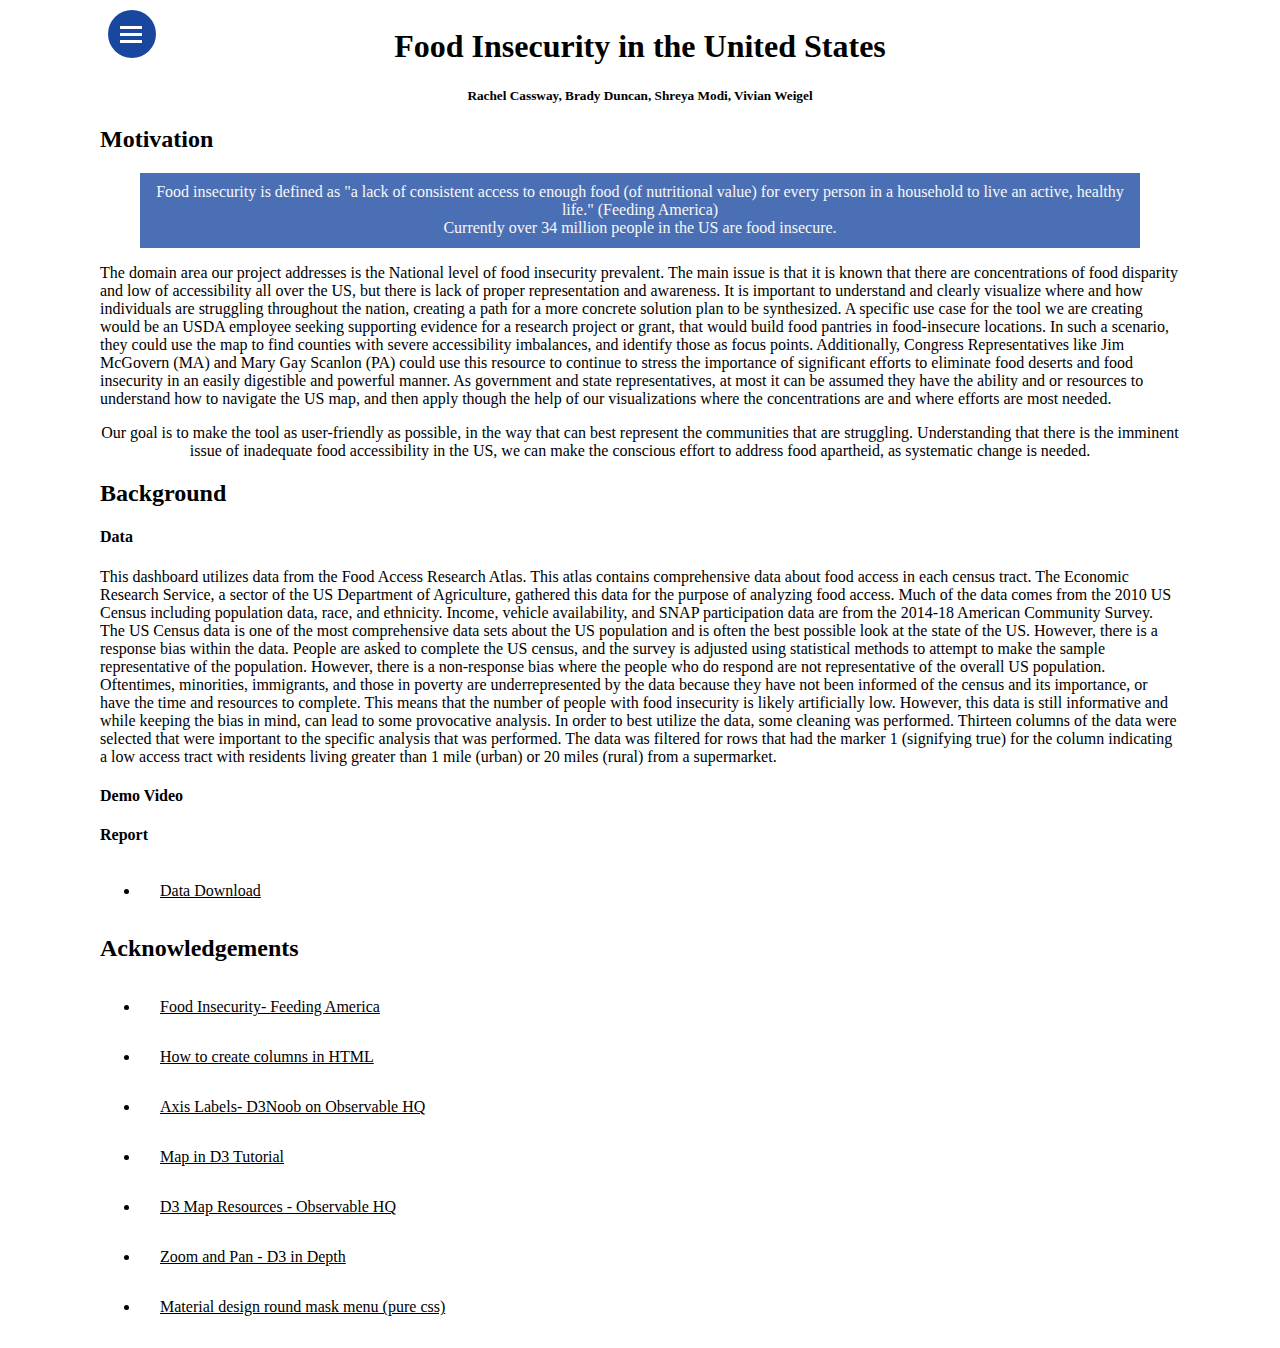
<file: index.html>
<!DOCTYPE html>
<html> 

<head>
    <meta charset=utf-8/>
    <link rel="stylesheet" type="text/css" href="style.css">

    <title>US Food Apartheid</title>
</head>


<body id ='homePage'>

    <nav>
        <div class="navicon">
        <div></div>
        </div>
        <a href="index.html" class="tabs">Home</a>
        <a href="map.html" class="tabs">Map Analysis and Exploration</a>
        <a href="poverty.html" class="tabs">Poverty Rate Analysis</a>
    </nav>


    <p class="groove"> <h1>Food Insecurity in the United States</h1> </p>
    <h5>Rachel Cassway, Brady Duncan, Shreya Modi, Vivian Weigel</h5>

    <div>
        <h2>Motivation</h2>
        <blockquote>
            <center>Food insecurity is defined as "a lack of consistent access to enough food (of nutritional value) for every
            person in a household to live an active, healthy life." (Feeding America)
                <br>Currently over 34 million people in the US are food insecure.
            </center>
        </blockquote>

        <p>The domain area our project addresses is the National level of food insecurity prevalent. The main issue is
            that it is known that there are concentrations of food disparity and low of accessibility all over the US, but there
            is lack of proper representation and awareness. It is important to understand and clearly visualize where
            and how individuals are struggling throughout the nation, creating a path for a more concrete solution plan to
            be synthesized. A specific use case for the tool we are creating would be an USDA employee seeking
            supporting evidence for a research project or grant, that would build food pantries in food-insecure
            locations. In such a scenario, they could use the map to find counties with severe accessibility imbalances,
            and identify those as focus points. Additionally, Congress Representatives like Jim McGovern
            (MA) and Mary Gay Scanlon (PA) could use this resource to continue to stress the importance of
            significant efforts to eliminate food deserts and food insecurity in an easily digestible and powerful
            manner. As government and state representatives, at most it can be assumed they have the ability and or resources
            to understand how to navigate the US map, and then apply though the help of our visualizations where the
            concentrations are and where efforts are most needed.
            <center> Our goal is to make the tool as user-friendly as
            possible, in the way that can best represent the communities that are struggling.
            Understanding that there is the imminent issue of inadequate food accessibility
            in the US, we can make the conscious effort to address food apartheid, as systematic change is needed.
            </center>
        </p>
    </div>

    <div>
        <h2>Background</h2>
        <section>
            <h4>Data</h4>
            <p>This dashboard utilizes data from the Food Access Research Atlas. This atlas contains comprehensive
                data about food access in each census tract. The Economic Research Service, a sector of the US
                Department of Agriculture, gathered this data for the purpose of analyzing food access. Much of the
                data comes from the 2010 US Census including population data, race, and ethnicity. Income, vehicle
                availability, and SNAP participation data are from the 2014-18 American Community Survey. The US Census
                data is one of the most comprehensive data sets about the US population and is often the best possible
                look at the state of the US. However, there is a response bias within the data. People are asked to
                complete the US census, and the survey is adjusted using statistical methods to attempt to make the
                sample representative of the population. However, there is a non-response bias where the people who do
                respond are not representative of the overall US population. Oftentimes, minorities, immigrants, and
                those in poverty are underrepresented by the data because they have not been informed of the census
                and its importance, or have the time and resources to complete. This means that the number of people
                with food insecurity is likely artificially low. However, this data is still informative and while
                keeping the bias in mind, can lead to some provocative analysis. In order to best utilize the data, some
                cleaning was performed. Thirteen columns of the data were selected that were important to the
                specific analysis that was performed. The data was filtered for rows that had the marker 1
                (signifying true) for the column indicating a low access tract with residents living greater
                than 1 mile (urban) or 20 miles (rural) from a supermarket.

            <h4>Demo Video</h4>
            <div>
                <!-- Insert video here -->
            </div>

            <h4>Report</h4>
            <div>
                <!-- Insert report here -->
            </div>

            <ul>
            <li><a href="https://www.ers.usda.gov/data-products/food-access-research-atlas/download-the-data/"
                       target="_blank">Data Download</a></li>
            </ul>
            </p>
        </section>
    </div>

    <div>

        <h2>Acknowledgements</h2>
        <ul>
            <li><a href="https://www.feedingamerica.org/hunger-in-america/food-insecurity#:~:text=Food%20insecurity%20is%20defined%20as,people%20can't%20afford%20food." target="_blank">
                Food Insecurity- Feeding America</a></li>
            <li><a href="https://www.educative.io/answers/how-to-create-columns-in-html" target="_blank">
                How to create columns in HTML</a></li>
            <li><a href="https://bl.ocks.org/d3noob/f46a355d35077a7dc12f9a97aeb6bc5d" target="_blank">
                Axis Labels- D3Noob on Observable HQ</a></li>
            <li><a href="https://www.youtube.com/watch?v=hrJ64jpYb0A" target="_blank">
               Map in D3 Tutorial</a></li>
            <li><a href="https://observablehq.com/@d3/u-s-state-capitals?collection=@d3/d3-geo" target="_blank">
               D3 Map Resources - Observable HQ</a></li>
            <li><a href="https://www.d3indepth.com/zoom-and-pan/" target="_blank">
                Zoom and Pan - D3 in Depth
            </a></li>
            <li><a href="https://codepen.io/sorinbotirla/pen/QyoYgx" target="_blank">
                Material design round mask menu (pure css)
            </a></li>
        </ul>


    </div>


</body>

</html>
</file>
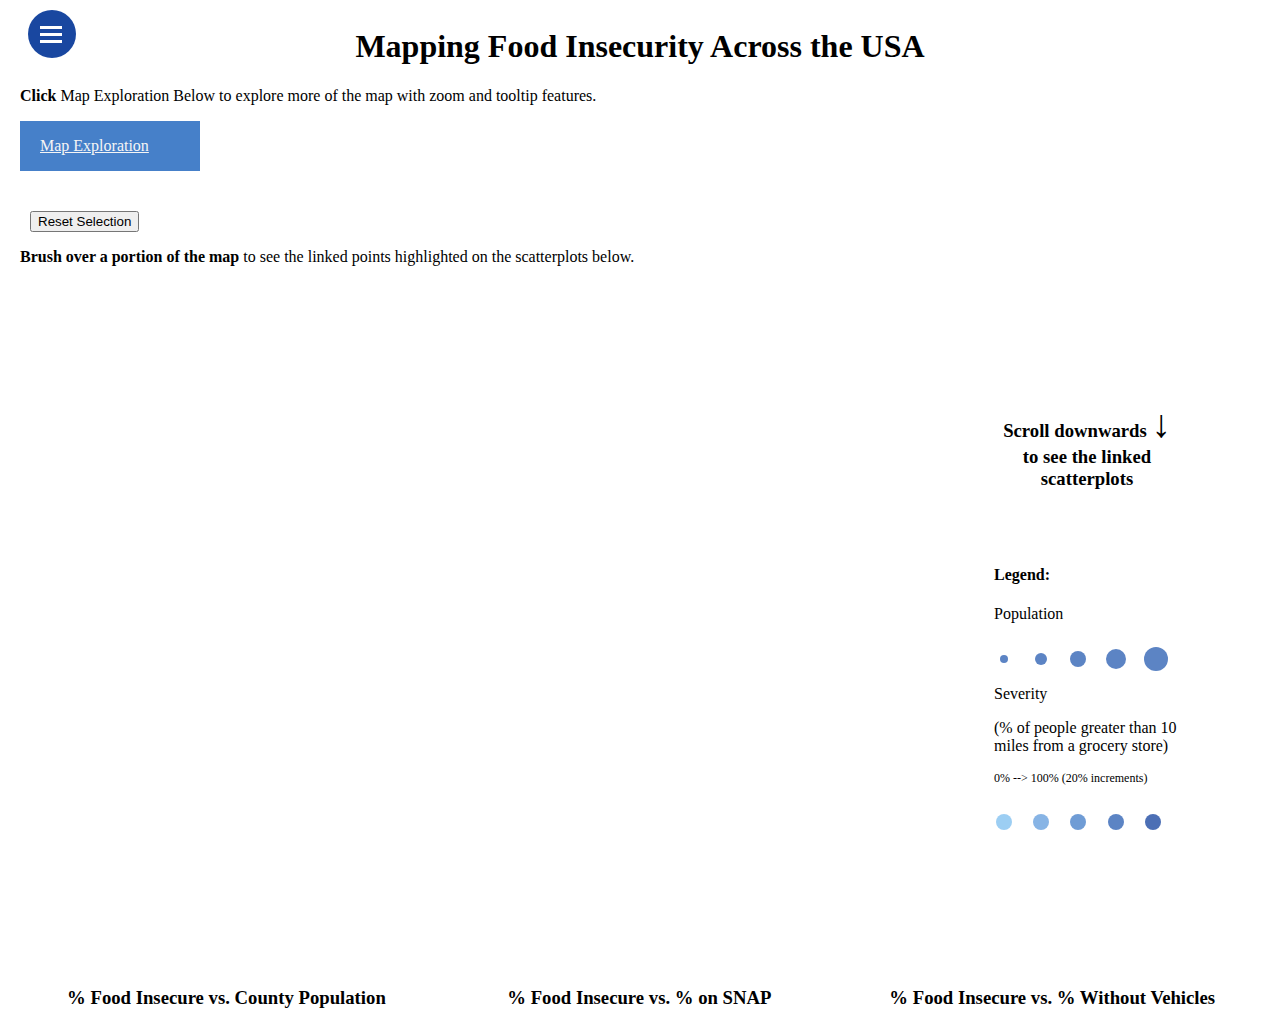
<file: map.html>
<!DOCTYPE html>
<html lang="en">
<head>
    <meta charset="UTF-8" http-equiv="encoding">
    <title>Map and Associated Scatter Plots</title>
    <link rel="stylesheet" type="text/css" href="style.css">
    <script type="text/javascript" src='js/d3.v6.1.1/d3.min.js'></script>
    <script src='js/topojson.js'></script>

</head>
<body>
    <nav>
        <div class="navicon">
        <div></div>
        </div>
        <a href="index.html">Home</a>
        <a href="map.html">Map Analysis and Exploration</a>
        <a href="poverty.html">Poverty Rate Analysis</a>
    </nav>

    <p class="groove"> <h1>Mapping Food Insecurity Across the USA</h1> </p>
    <p><strong>Click</strong> Map Exploration Below to explore more of the map with zoom and tooltip features.</p>

    <div id = 'expNav'>
        <a href="mapExplore.html">Map Exploration</a>
    </div>

    <div class="mapSect">
        <button id='reset'>Reset Selection</button>
        
        <div class='mapRow'>
            <div id="map" class = 'col right'>
                <p><strong>Brush over a portion of the map </strong>
                    to see the linked points highlighted on the scatterplots below.</p>

            </div>

            <div id='legend' class = 'col left'>
                <h3> Scroll downwards
                    <big><big><big><big>&#8595;</big></big></big></big>
                    <br>
                    to see the linked scatterplots</h3>

                <br>
                <br>

                <h4> Legend: </h4>
                <p> Population </p>
                <p class = 'leg'>
                    <svg class = 'pop'> <circle cx='10px' cy='20px' r='4px'/>></svg>
                    <svg class = 'pop'> <circle cx='10px' cy='20px' r='6px'/>></svg>
                    <svg class = 'pop'> <circle cx='10px' cy='20px' r='8px'/>></svg>
                    <svg class = 'pop'> <circle cx='10px' cy='20px' r='10px'/>></svg>
                    <svg class = 'pop'> <circle cx='13px' cy='20px' r='12px'/>></svg>
                </p>
                <p class = 'legText'> Severity </p>
                <p> (% of people greater than 10 miles from a grocery store) </p>
                <p class = 'subText'>0% --> 100% (20% increments)</p>
                <p class = 'leg'>
                    <svg id = 'sev1'> <circle cx='10px' cy='20px' r='8px'/>></svg>
                    <svg id = 'sev2'> <circle cx='10px' cy='20px' r='8px'/>></svg>
                    <svg id = 'sev3'> <circle cx='10px' cy='20px' r='8px'/>></svg>
                    <svg id = 'sev4'> <circle cx='10px' cy='20px' r='8px'/>></svg>
                    <svg id = 'sev5'> <circle cx='10px' cy='20px' r='8px'/>></svg>
                </p>

            </div>

        </div>

        <div id="row">
            <div id="subplot1" class="column">
                <h3>% Food Insecure vs. County Population</h3>
            </div>

            <div id="subplot2" class="column">
                <h3>% Food Insecure vs. % on SNAP</h3>
            </div>

            <div id="subplot3" class="column">
                <h3>% Food Insecure vs. % Without Vehicles</h3>
            </div>
        </div>

    </div>

    <script type="module" src="js/map.js"></script>
</body>
</html>
</file>
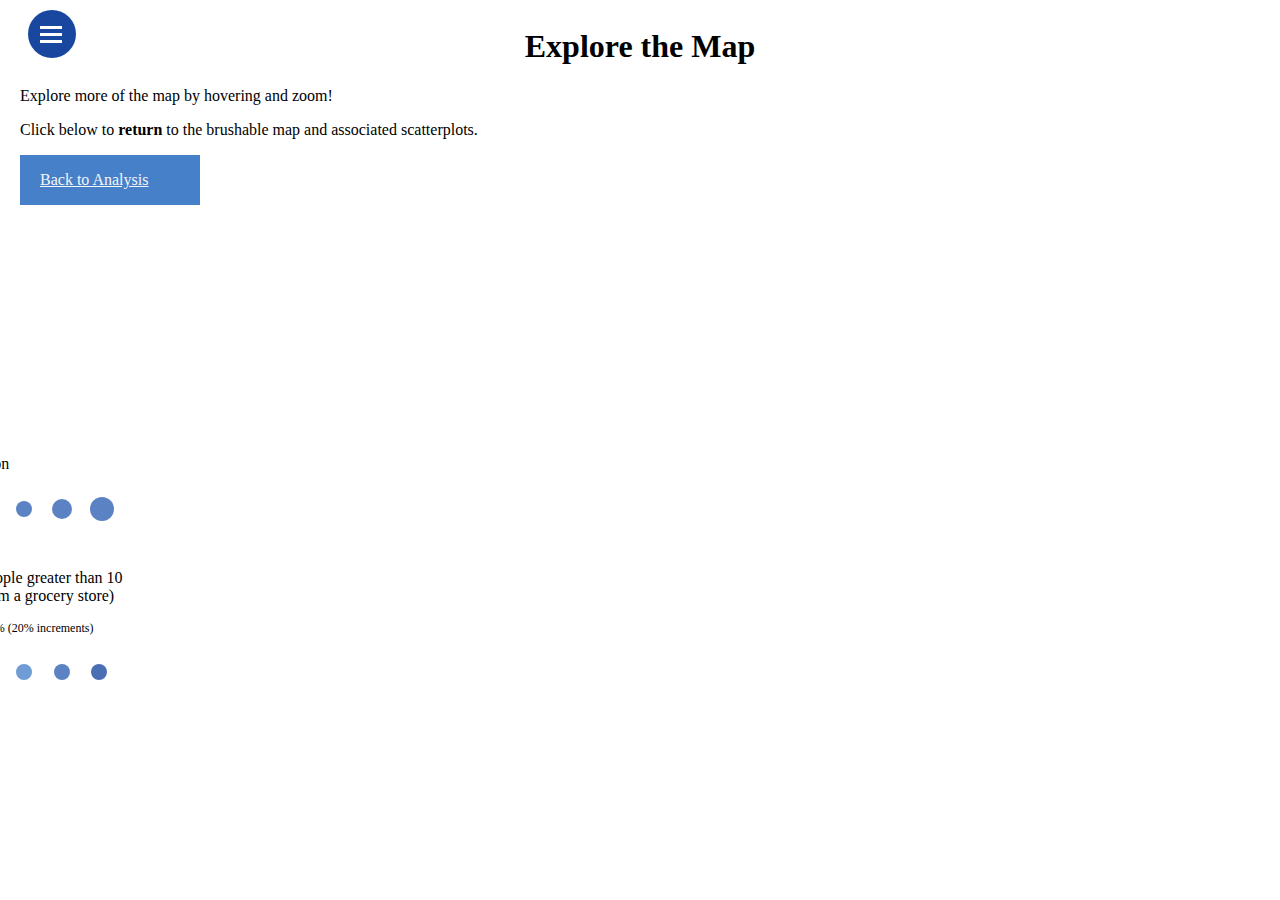
<file: mapExplore.html>
<!DOCTYPE html>
<html lang="en">
<head>
    <meta charset="UTF-8" http-equiv="encoding">
    <title>Map Exploration</title>
    <link rel="stylesheet" type="text/css" href="style.css">
    <script type="text/javascript" src='js/d3.v6.1.1/d3.min.js'></script>
    <script src='js/topojson.js'></script>

</head>
<body>
    <nav>
        <div class="navicon">
        <div></div>
        </div>
        <a href="index.html">Home</a>
        <a href="map.html">Map Analysis and Exploration</a>
        <a href="poverty.html">Poverty Rate Analysis</a>
    </nav>

    <p class="groove"> <h1>Explore the Map</h1> </p>
    <p>Explore more of the map by hovering and zoom!</p>
    <p>Click below to <strong>return</strong> to the brushable map and associated scatterplots.</p>
    <div id = 'expNav'>
        <a href="map.html">Back to Analysis</a>
    </div>


    <div class ='mapSect'>
        <div class='mapRow'>
            <div id="map" class = 'col right'>



            </div>
            <div id='legend' class = 'col left'>
                <h4> Legend: </h4>
                <p> Population </p>
                <p class = 'leg'>
                    <svg class = 'pop'> <circle cx='10px' cy='20px' r='4px'/>></svg>
                    <svg class = 'pop'> <circle cx='10px' cy='20px' r='6px'/>></svg>
                    <svg class = 'pop'> <circle cx='10px' cy='20px' r='8px'/>></svg>
                    <svg class = 'pop'> <circle cx='10px' cy='20px' r='10px'/>></svg>
                    <svg class = 'pop'> <circle cx='13px' cy='20px' r='12px'/>></svg>
                </p>
                <p class = 'legText'> Severity </p>
                <p> (% of people greater than 10 miles from a grocery store) </p>
                <p class = 'subText'>0% --> 100% (20% increments)</p>
                <p class = 'leg'>
                    <svg id = 'sev1'> <circle cx='10px' cy='20px' r='8px'/>></svg>
                    <svg id = 'sev2'> <circle cx='10px' cy='20px' r='8px'/>></svg>
                    <svg id = 'sev3'> <circle cx='10px' cy='20px' r='8px'/>></svg>
                    <svg id = 'sev4'> <circle cx='10px' cy='20px' r='8px'/>></svg>
                    <svg id = 'sev5'> <circle cx='10px' cy='20px' r='8px'/>></svg>
                </p>

            </div>

        </div>

    </div>

    <script type="module" src="./js/mapExplore.js"></script>
</body>
</html>
</file>
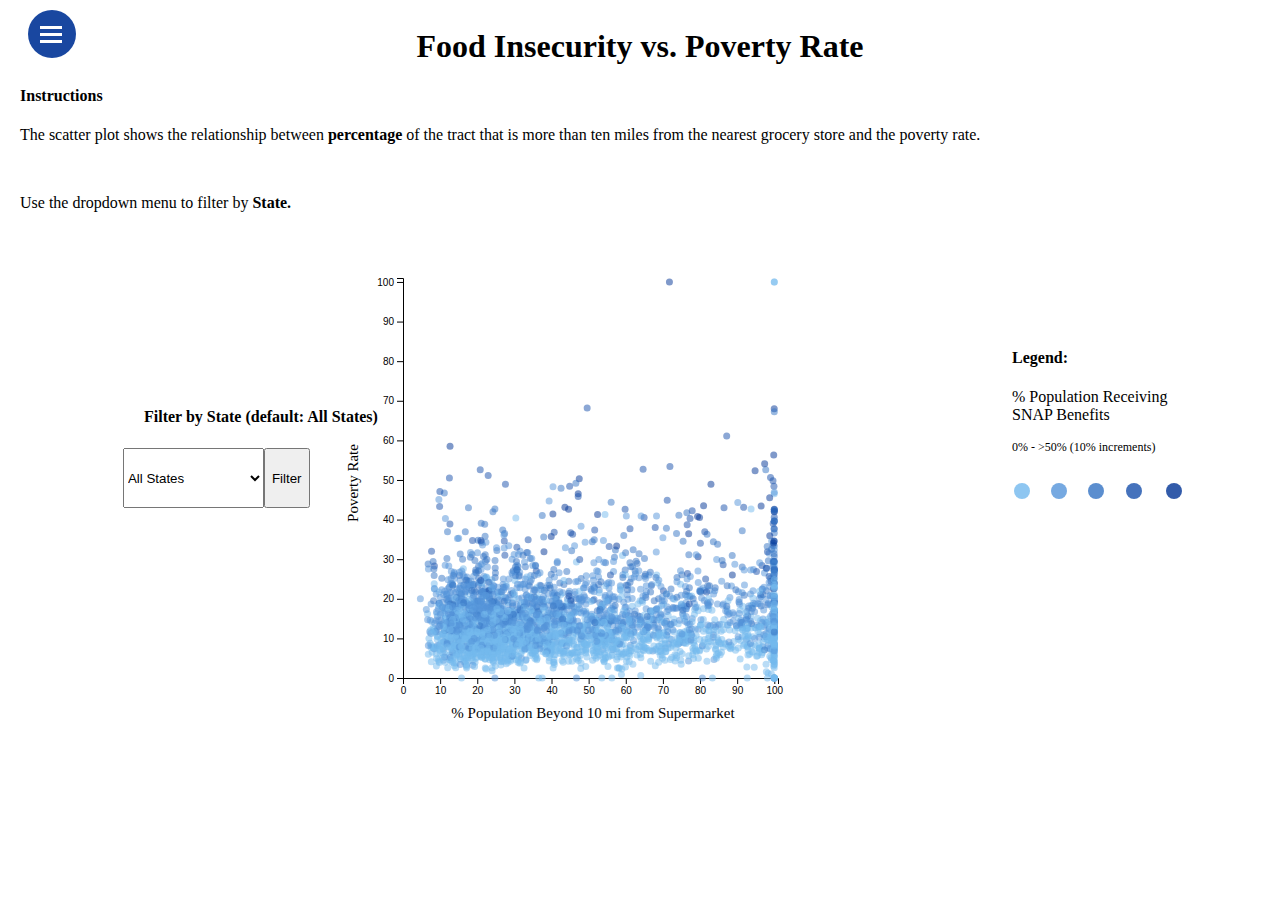
<file: poverty.html>
<!DOCTYPE html>
<html lang='en'>
<head>

    <meta charset='UTF-8'>
    <title>Food Insecurity vs. Poverty Rate</title>
    <link rel='stylesheet' href='style.css'>
    <script src='js/d3.v6.1.1/d3.min.js'></script>

</head>
<body>
    <nav>
        <div class="navicon">
        <div></div>
        </div>
        <a href='index.html'>Home</a>
        <a href='map.html'>Map Analysis and Exploration</a>
        <a href='poverty.html'>Poverty Rate Analysis</a>
    </nav>

    <p class="groove"> <h1>Food Insecurity vs. Poverty Rate</h1> </p>

    <div id='instructions'>
        <h4> Instructions </h4>
        <p> The scatter plot shows the relationship between <strong>percentage</strong> of the tract
        that is more than ten miles from the nearest grocery store and the poverty rate. </p>
        <br>
        <p>
        Use the dropdown menu to filter by <strong>State.</strong>
        </p>
    </div>
    <div id="scatterRow">

        <div class='scatterColumn'>
            <div id='scatter'>
                <h4 id="filterLabel">Filter by State (default: All States)</h4>
                <select id='stateFilter'>
                    <option value="all">All States</option>
                    <option value="Alabama">Alabama</option>
                    <option value="Alaska">Alaska</option>
                    <option value="Arizona">Arizona</option>
                    <option value="Arkansas">Arkansas</option>
                    <option value="California">California</option>
                    <option value="Colorado">Colorado</option>
                    <option value="Connecticut">Connecticut</option>
                    <option value="Delaware">Delaware</option>
                    <option value="District Of Columbia">District Of Columbia</option>
                    <option value="Florida">Florida</option>
                    <option value="Georgia">Georgia</option>
                    <option value="Hawaii">Hawaii</option>
                    <option value="Idaho">Idaho</option>
                    <option value="Illinois">Illinois</option>
                    <option value="Indiana">Indiana</option>
                    <option value="Iowa">Iowa</option>
                    <option value="Kansas">Kansas</option>
                    <option value="Kentucky">Kentucky</option>
                    <option value="Louisiana">Louisiana</option>
                    <option value="Maine">Maine</option>
                    <option value="Maryland">Maryland</option>
                    <option value="Massachusetts">Massachusetts</option>
                    <option value="Michigan">Michigan</option>
                    <option value="Minnesota">Minnesota</option>
                    <option value="Mississippi">Mississippi</option>
                    <option value="Missouri">Missouri</option>
                    <option value="Montana">Montana</option>
                    <option value="Nebraska">Nebraska</option>
                    <option value="Nevada">Nevada</option>
                    <option value="New Hampshire">New Hampshire</option>
                    <option value="New Jersey">New Jersey</option>
                    <option value="New Mexico">New Mexico</option>
                    <option value="New York">New York</option>
                    <option value="North Carolina">North Carolina</option>
                    <option value="North Dakota">North Dakota</option>
                    <option value="Ohio">Ohio</option>
                    <option value="Oklahoma">Oklahoma</option>
                    <option value="Oregon">Oregon</option>
                    <option value="Pennsylvania">Pennsylvania</option>
                    <option value="Rhode Island">Rhode Island</option>
                    <option value="South Carolina">South Carolina</option>
                    <option value="South Dakota">South Dakota</option>
                    <option value="Tennessee">Tennessee</option>
                    <option value="Texas">Texas</option>
                    <option value="Utah">Utah</option>
                    <option value="Vermont">Vermont</option>
                    <option value="Virginia">Virginia</option>
                    <option value="Washington">Washington</option>
                    <option value="West Virginia">West Virginia</option>
                    <option value="Wisconsin">Wisconsin</option>
                    <option value="Wyoming">Wyoming</option>
                </select>

                <button id='submitFilter'>Filter</button>
            </div>

        </div>
        <div id="scatterLegend" class="legendCol">
            <h4> Legend: </h4>
            <p> % Population Receiving SNAP Benefits </p>
            <p class = 'subText'>0% - >50% (10% increments)</p>
            <p class = 'leg'>
                <svg id="snap1"> <circle cx='10px' cy='20px' r='8px'/>></svg>
                <svg id="snap2"> <circle cx='10px' cy='20px' r='8px'/>></svg>
                <svg id="snap3"> <circle cx='10px' cy='20px' r='8px'/>></svg>
                <svg id="snap4"> <circle cx='10px' cy='20px' r='8px'/>></svg>
                <svg id="snap5"> <circle cx='13px' cy='20px' r='8px'/>></svg>
            </p>
        </div>
    </div>


    <script src='js/poverty.js'></script>

</body>
</html>
</file>
<file: style.css>
body {
    font-family: Verdana;
}

h1, h3, h5 {
    text-align: center;
}

nav {
  width: 300px;
  background: #003396;
  color: whitesmoke;
    opacity: 90%;
  -webkit-clip-path: circle(24px at 30px 24px);
  clip-path: circle(24px at 32px 24px);
  -webkit-transition: -webkit-clip-path 0.5625s, clip-path 0.375s;
  transition: -webkit-clip-path 0.5625s, clip-path 0.375s;
    margin-bottom: -200px;
    position: sticky;
    top: 10px;
    z-index: 1;
}

nav:hover {
  -webkit-transition-timing-function: ease-out;
  transition-timing-function: ease-out;
  -webkit-transition-duration: 0.75s;
  transition-duration: 0.75s;
  -webkit-clip-path: circle(390px at 225px 24px);
  clip-path: circle(390px at 150px 24px);
}

#expNav {
    width: 180px;
    background: #3373C4;
    color: whitesmoke;
    opacity: 90%;
    margin-bottom: -170px;
    z-index: 5;
}

a {
  display: block;
  line-height: 50px;
  padding: 0 20px;
  color: inherit;
  cursor: pointer;
  -webkit-user-select: none;
  -moz-user-select: none;
  -ms-user-select: none;
  user-select: none;
}

a:hover { background: whitesmoke;
          color: #003396;
          opacity: 100%;}

a:active { background: white;}

.navicon {
  padding: 23px 20px;
  cursor: pointer;
  -webkit-transform-origin: 32px 24px;
  -ms-transform-origin: 32px 24px;
  transform-origin: 32px 24px;
}

.navicon div {
  position: relative;
  width: 22px;
  height: 3px;
  background: white;
}

.navicon div:before,
.navicon div:after {
  display: block;
  content: "";
  width: 22px;
  height: 3px;
  background: white;
  position: absolute;
}

.navicon div:before { top: -7px; }

.navicon div:after { top: 7px; }

#homePage {
    margin-left: 100px;
    margin-right: 100px;
}

body {
    margin-left: 20px;
    margin-right: 20px;
}

.mapSect {
    margin-top: 210px;
}

.column {
    float: left;
    width: 33.3%
}

.col {
    float: left;
    }

    .left {
    width: 15%;
    }

    .right {
    width: 85%;
    }

    .mapRow:after {
    content: "";
    display: table;
    clear: both;
    }

.mapFrame {
    margin-left: 50px;
}

#legend {
    margin-left: -80px;
    margin-top: 150px;
}
.leg {
    display: flex;
    flex-direction: row;
    justify-content: space-evenly;
    justify-content: center;
}

.legText {
    margin-top: -120px;
}

.pop {
    fill: #1750AC;
    opacity: 70%
}

#sev1 {
    fill: #73B9EE;
    opacity: 70%
}

#sev2 {
    fill: #5494DA;
    opacity: 70%
}

#sev3 {
    fill: #3373C4;
    opacity: 70%
}

#sev4 {
    fill: #1750AC;
    opacity: 70%
}

#sev5 {
    fill: #003396;
    opacity: 70%
}

#snap1 {
    fill: #73B9EE;
    opacity: 80%
}

#snap2 {
    fill: #5494DA;
    opacity: 80%
}

#snap3 {
    fill: #3373C4;
    opacity: 80%
}

#snap4 {
    fill: #1750AC;
    opacity: 80%
}

#snap5 {
    fill: #003396;
    opacity: 80%
}

.subText{
    font-size:  12px;
}

#reset {
    margin-left: 10px;
    position: sticky;
    top: 70px;
}

#scatter {
    width: auto;
    margin: auto;
    display: flex;
    justify-content: center;
}

#stateFilter {
    height: 60px;
    margin-top: 220px;
    margin-left:-255px;
}

#submitFilter {
    height: 60px;
    margin-top: 220px;
}

#filterLabel {
    margin-top: 180px;
}

.point {
    fill: #1750AC;
    opacity: 50%;
}

.urbanPoint {
    fill: slateblue;
    opacity: 50%;
}

.axisLabel {
    text-anchor: middle;
}

.tooltip {
  position: absolute;
  background-color: whitesmoke;
  border: solid;
  border-width: 2px;
  border-radius: 5px;
  border-color: lightskyblue;
  padding: 5px;}

.selected {
    opacity: 1;
    stroke: black;
    stroke-width: 2px;
}

#scatterRow {
    display: flex;
    flex-direction: row;
    justify-content: space-evenly;
    justify-content: center;
}
.scatterColumn {
    padding-left: 10%;
    padding-right: 15%;
    padding-bottom: 10%;
    width: 85%;
}

.legendCol {
    width: 15%;
    padding-right: 5%;
    padding-top: 8%;
}

blockquote {
    background: #003396;
    opacity: 70%;
    padding: 1%;
    align-items: center;
    color: whitesmoke;
}
</file>
